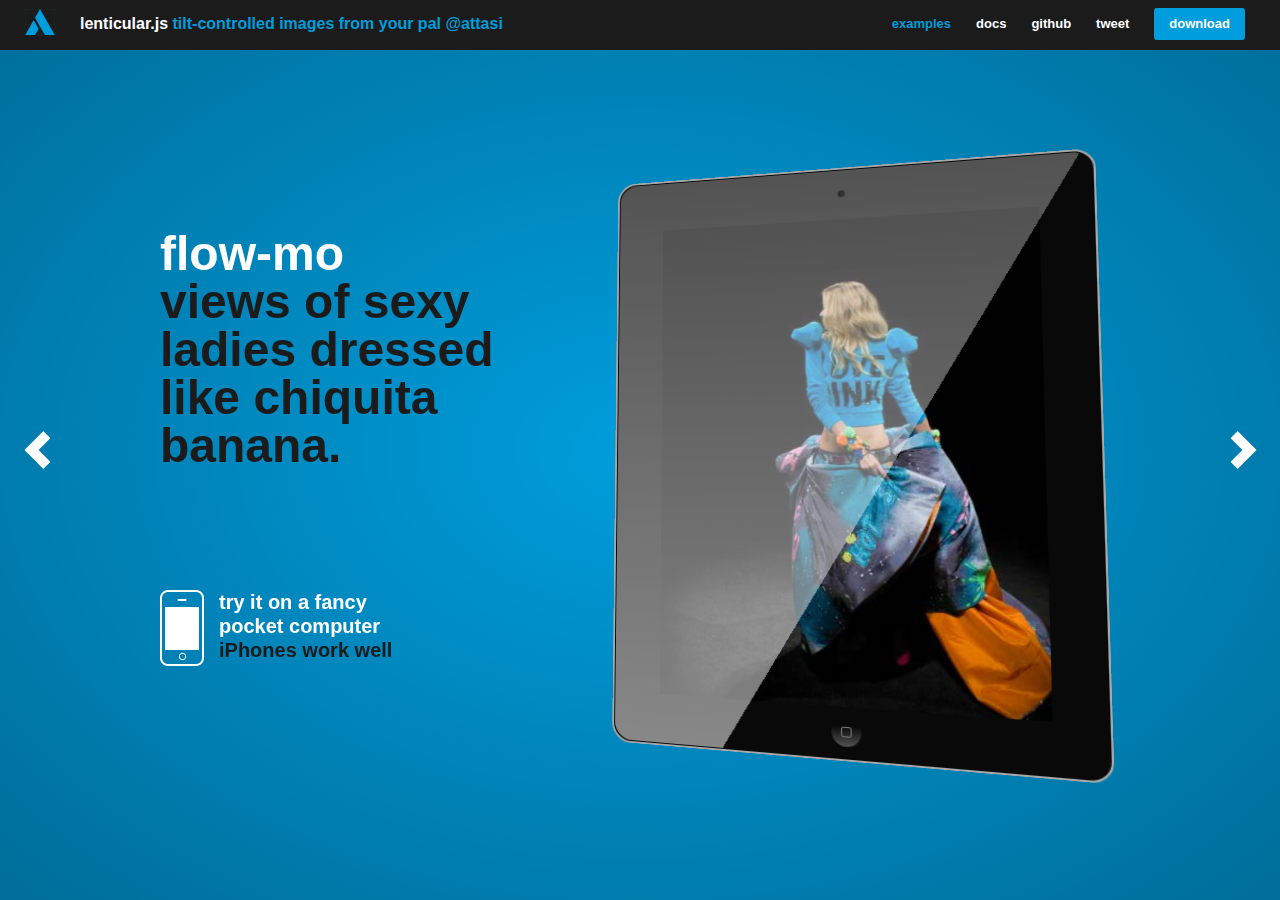
<file: index.html>
<!doctype html>
<html>
<head>
	<meta charset="utf-8">
	<script type="text/javascript" src="http://use.typekit.com/yoe8gdj.js"></script>
	<script type="text/javascript">try{Typekit.load();}catch(e){}</script>
	<meta name="viewport" content="width=device-width, initial-scale=1, maximum-scale=1">
	<meta name="apple-mobile-web-app-capable" content="yes">
	<meta name="apple-mobile-web-app-status-bar-style" content="black-translucent">
	<title>lenticular.js - tilt-controlled images</title>
	<link rel="stylesheet" href="css/reset.css">
	<link rel="stylesheet" href="css/base.css">
	<script src="js/jquery-1.8.0.min.js"></script>
	<script src="js/modernizr.js"></script>
	<script src="js/lenticular.min.js"></script>
	<script src="js/base.js"></script>
	<script type="text/javascript">
	  var _gaq = _gaq || [];
	  _gaq.push(['_setAccount', 'UA-12900000-9']);
	  _gaq.push(['_trackPageview']);

	  (function() {
	    var ga = document.createElement('script'); ga.type = 'text/javascript'; ga.async = true;
	    ga.src = ('https:' == document.location.protocol ? 'https://ssl' : 'http://www') + '.google-analytics.com/ga.js';
	    var s = document.getElementsByTagName('script')[0]; s.parentNode.insertBefore(ga, s);
	  })();
	</script>
</head>
<body>

<header>
	<div class="logo">
		<a href="http://attasi.com"></a>
	</div>
	<hgroup>
		<h1>lenticular.js</h1>
		<h2>tilt-controlled images from your pal <a href="http://twitter.com/attasi">@attasi</a></h2>
	</hgroup>
	<nav>
		<ul>
			<li><a href="/" class="current">examples</a></li>
			<li><a href="docs.html">docs</a></li>
			<li><a href="https://github.com/thomasxiii/lenticular.js">github</a></li>
			<li><a href="http://twitter.com/share?url=http%3A%2F%2Flenticular.attasi.com&related=attasi&text=lenticular.js%20-%20tilt-controlled%20images%20by%20@attasi" target="_blank">tweet</a></li>
			<li><a href="js/lenticular.min.js" class="download-btn">download</a></li>
		</ul>
	</nav>
</header>

<a href="#" class="previous"></a>
<a href="#" class="next"></a>

<article class="mobile-examples">
	<a href="#" class="victoria-link"></a>
	<a href="#" class="swanson-link"></a>
	<a href="#" class="lambo-link"></a>
</article>

<a href="#" class="mobile-close-btn"></a>
<article class="mobile-lenticular"></article>

<article class="example">
	<div class="description description-1">
		<h3>flow-mo</h3>
		<p>views of sexy ladies dressed like chiquita banana.<p>
	</div>
	<div class="description description-2">
		<h3>tilt-gifs</h3>
		<p>of the witty,<br>mustachioed elite.<p>
	</div>
	<div class="description description-3">
		<h3>spin-a-ma-jigs</h3>
		<p>of things you'll never own.<p>
	</div>
	<div class="qr qr-1">
		<div class="mini-phone">
			<!-- <img src="images/qr-victoria.png" class="qr-victoria" /> -->
		</div>
		<p><strong>try it on a fancy<br>pocket computer</strong><br>iPhones work well</p>
	</div>
	<div class="qr qr-2">
		<div class="mini-phone">
			<!-- <img src="images/qr-victoria.png" class="qr-victoria" /> -->
		</div>
		<p><strong>try it on a fancy<br>pocket computer</strong><br>iPhones work well</p>
	</div>
	<div class="qr qr-3">
		<div class="mini-phone">
			<!-- <img src="images/qr-victoria.png" class="qr-victoria" /> -->
		</div>
		<p><strong>try it on a fancy<br>pocket computer</strong><br>iPhones work well</p>
	</div>
	<div class="ipad">
		<div class="camera"></div>
		<div class="specular-wrapper">
			<div class="specular"></div>
		</div>
		<div class="ipad-content">
			<div class="lenticular swanson"></div>
			<div class="lenticular lambo"></div>
			<div class="lenticular victorias-secret"></div>
		</div>
		<button class="home-btn"></button>
	</div>
</article>

</body>
</html>
</file>
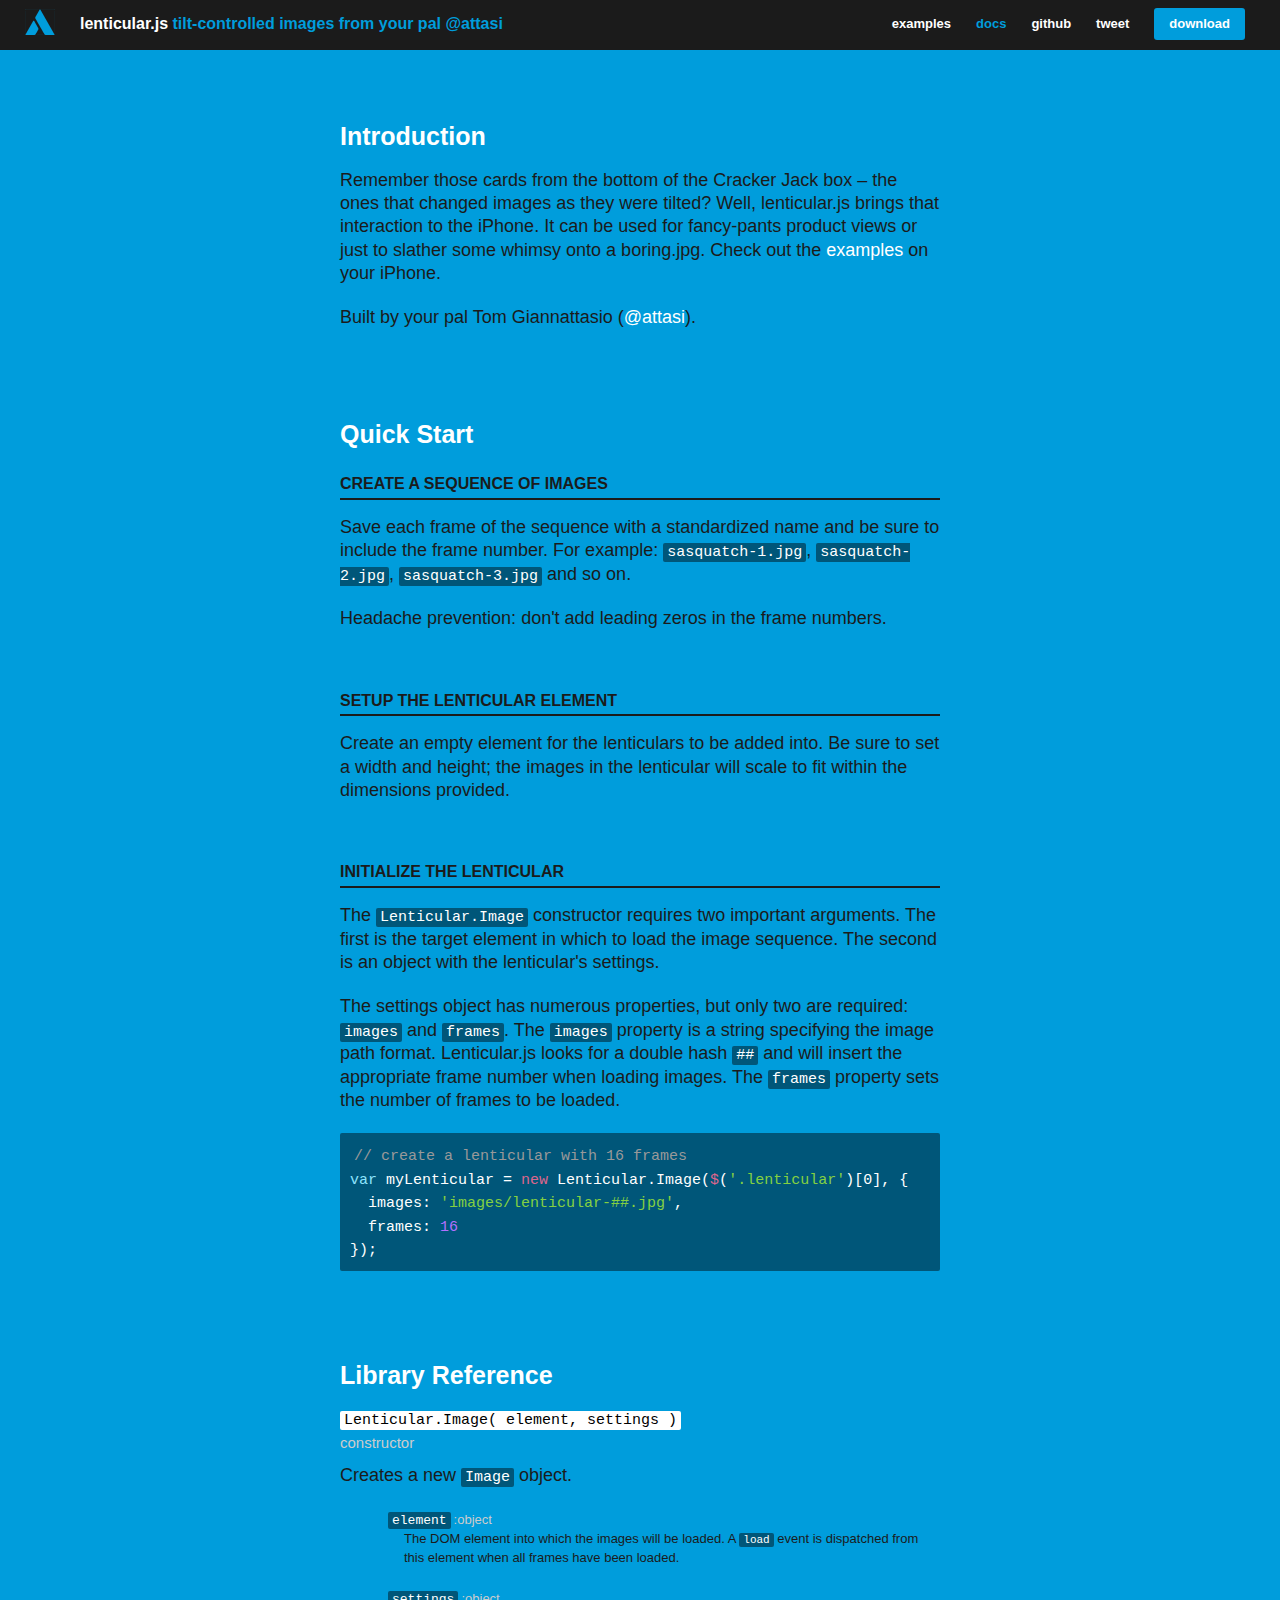
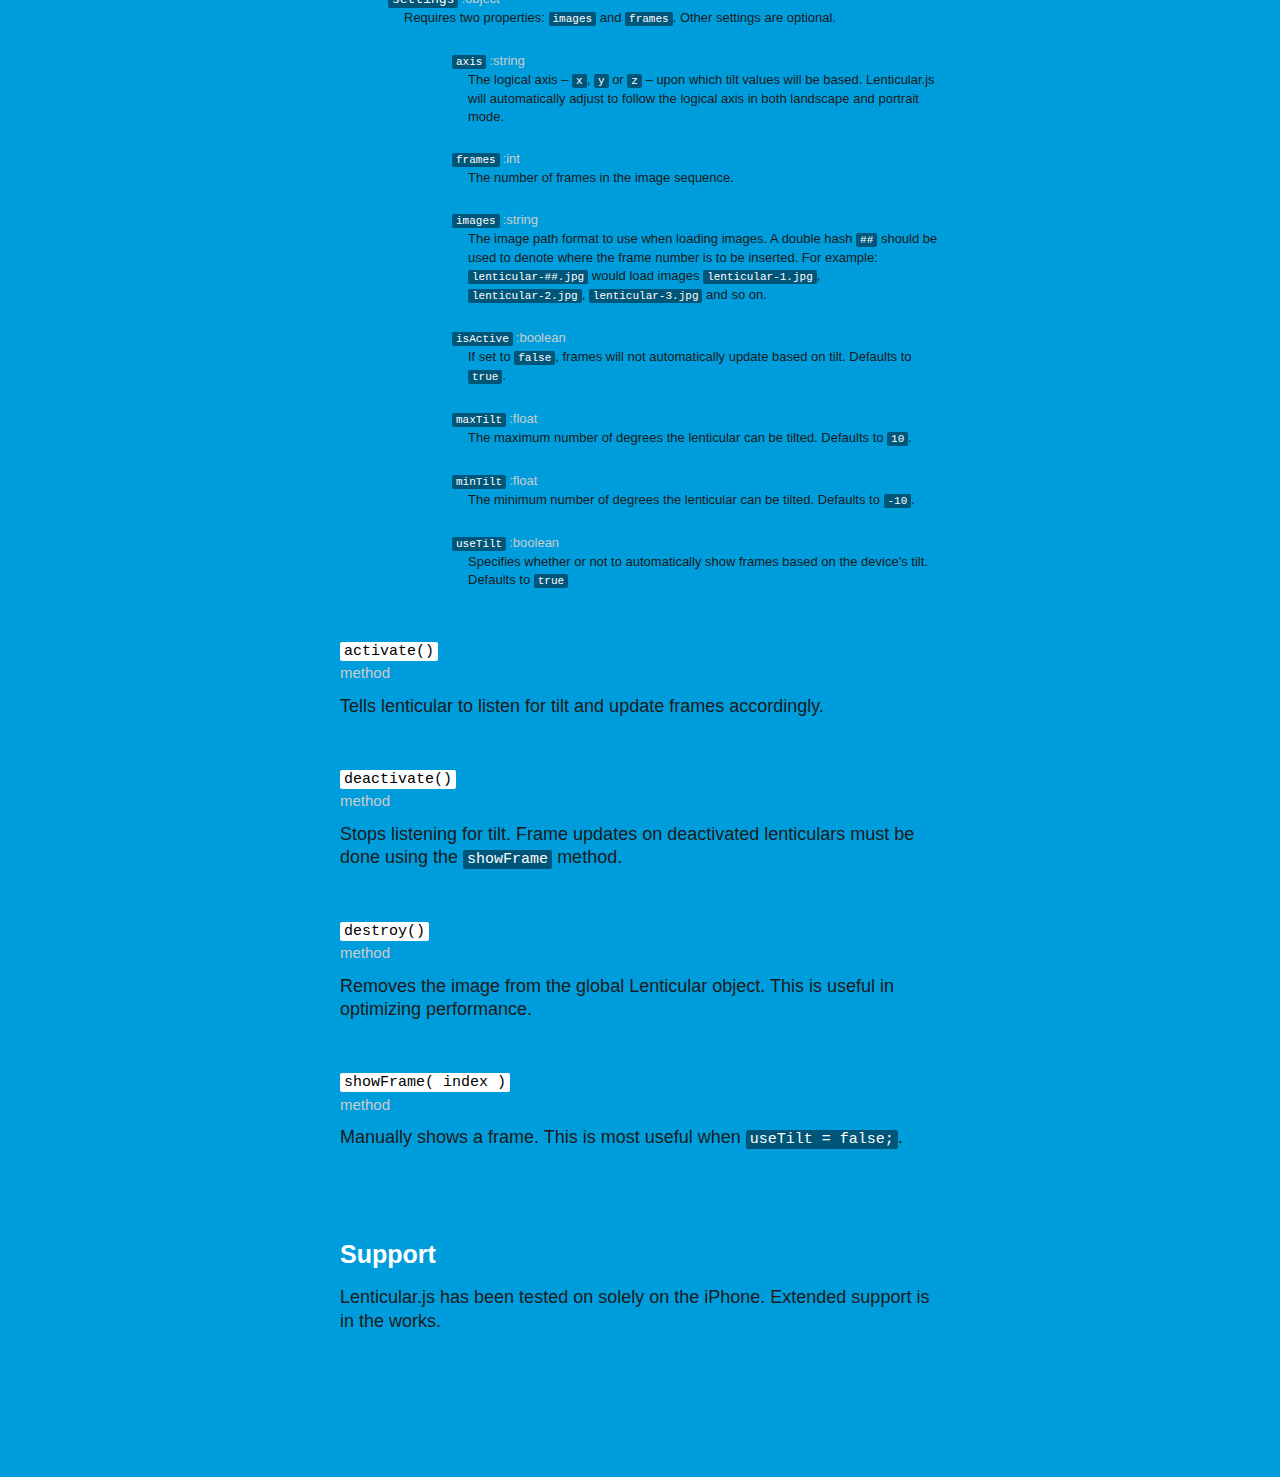
<file: docs.html>
<!doctype html>
<html>
<head>
	<meta charset="utf-8">
	<script type="text/javascript" src="http://use.typekit.com/yoe8gdj.js"></script>
	<script type="text/javascript">try{Typekit.load();}catch(e){}</script>
	<meta name="viewport" content="width=device-width, initial-scale=1, maximum-scale=1">
	<meta name="apple-mobile-web-app-capable" content="yes">
	<meta name="apple-mobile-web-app-status-bar-style" content="black-translucent">
	<title>lenticular.js - tilt-controlled images</title>
	<link rel="stylesheet" href="css/reset.css">
	<link rel="stylesheet" href="css/base.css">
	<script type="text/javascript">
	  var _gaq = _gaq || [];
	  _gaq.push(['_setAccount', 'UA-12900000-9']);
	  _gaq.push(['_trackPageview']);

	  (function() {
	    var ga = document.createElement('script'); ga.type = 'text/javascript'; ga.async = true;
	    ga.src = ('https:' == document.location.protocol ? 'https://ssl' : 'http://www') + '.google-analytics.com/ga.js';
	    var s = document.getElementsByTagName('script')[0]; s.parentNode.insertBefore(ga, s);
	  })();
	</script>
</head>
<body class="docs">

<header>
	<div class="logo">
		<a href="http://attasi.com"></a>
	</div>
	<hgroup>
		<h1>lenticular.js</h1>
		<h2>tilt-controlled images <span class="me">from your pal <a href="http://twitter.com/attasi">@attasi</a></span></h2>
	</hgroup>
	<nav>
		<ul>
			<li><a href="/">examples</a></li>
			<li><a href="docs.html" class="current">docs</a></li>
			<li><a href="https://github.com/thomasxiii/lenticular.js">github</a></li>
			<li><a href="http://twitter.com/share?url=http%3A%2F%2Flenticular.attasi.com&related=attasi&text=lenticular.js%20-%20tilt-controlled%20images%20by%20@attasi" target="_blank">tweet</a></li>
			<li><a href="js/lenticular.min.js" class="download-btn">download</a></li>
		</ul>
	</nav>
</header>

<article class="docs-wrapper">
	<section>
		<h3>Introduction</h3>
		<p>Remember those cards from the bottom of the Cracker Jack box – the ones that changed images as they were tilted? Well, lenticular.js brings that interaction to the iPhone. It can be used for fancy-pants product views or just to slather some whimsy onto a boring.jpg. Check out the <a href="/">examples</a> on your iPhone.</p>
		<p>Built by your pal Tom Giannattasio (<a href="http://twitter.com/attasi">@attasi</a>).</p>
	</section>
	<section>
		<h3>Quick Start</h3>
		<section>
			<h4>Create a sequence of images</h4>
			<p>Save each frame of the sequence with a standardized name and be sure to include the frame number. For example: <code>sasquatch-1.jpg</code>, <code>sasquatch-2.jpg</code>, <code>sasquatch-3.jpg</code> and so on.</p>
			<p>Headache prevention: don't add leading zeros in the frame numbers.</p>
		</section>
		<section>
			<h4>Setup the lenticular element</h4>
			<p>Create an empty element for the lenticulars to be added into. Be sure to set a width and height; the images in the lenticular will scale to fit within the dimensions provided.</p>
		</section>
		<section>
			<h4>Initialize the lenticular</h4>
			<p>The <code>Lenticular.Image</code> constructor requires two important arguments. The first is the target element in which to load the image sequence. The second is an object with the lenticular's settings.</p>
			<p>The settings object has numerous properties, but only two are required: <code>images</code> and <code>frames</code>. The <code>images</code> property is a string specifying the image path format. Lenticular.js looks for a double hash <code>##</code> and will insert the appropriate frame number when loading images. The <code>frames</code> property sets the number of frames to be loaded.</p>
<pre>
<code><span class="comment">// create a lenticular with 16 frames</span>
<span class="var">var</span> myLenticular = <span class="keyword">new</span> Lenticular.Image(<span class="keyword">$</span>(<span class="string">'.lenticular'</span>)[0], {
  images: <span class="string">'images/lenticular-##.jpg'</span>,
  frames: <span class="num">16</span>
});</code>
</pre>
		</section>
	</section>
	<section class="library">
		<h3>Library Reference</h3>
		<section>
			<dl>
				<dt><code>Lenticular.Image( element, settings )</code><br /><em>constructor</em></dt>
				<dd>
					<p>Creates a new <code>Image</code> object. </p>
					<dl class="property-list">
						<dt><code>element</code><em>:object</em></dt>
						<dd>
							<p>The DOM element into which the images will be loaded. A <code>load</code> event is dispatched from this element when all frames have been loaded.</p>
						</dd>

						<dt><code>settings</code><em>:object</em></dt>
						<dd>
							<p>Requires two properties: <code>images</code> and <code>frames</code>. Other settings are optional.</p>
							<dl class="property-list">
								<dt><code>axis</code><em>:string</em></dt>
								<dd>
									<p>The logical axis – <code>x</code>, <code>y</code> or <code>z</code> – upon which tilt values will be based. Lenticular.js will automatically adjust to follow the logical axis in both landscape and portrait mode.</p>
								</dd>

								<dt><code>frames</code><em>:int</em></dt>
								<dd>
									<p>The number of frames in the image sequence.</p>
								</dd>

								<dt><code>images</code><em>:string</em></dt>
								<dd>
									<p>The image path format to use when loading images. A double hash <code>##</code> should be used to denote where the frame number is to be inserted. For example: <code>lenticular-##.jpg</code> would load images <code>lenticular-1.jpg</code>, <code>lenticular-2.jpg</code>, <code>lenticular-3.jpg</code> and so on.</p>
								</dd>

								<dt><code>isActive</code><em>:boolean</em></dt>
								<dd>
									<p>If set to <code>false</code>, frames will not automatically update based on tilt. Defaults to <code>true</code>.</p>
								</dd>

								<dt><code>maxTilt</code><em>:float</em></dt>
								<dd>
									<p>The maximum number of degrees the lenticular can be tilted. Defaults to <code>10</code>.</p>
								</dd>

								<dt><code>minTilt</code><em>:float</em></dt>
								<dd>
									<p>The minimum number of degrees the lenticular can be tilted. Defaults to <code>-10</code>.</p>
								</dd>								

								<dt><code>useTilt</code><em>:boolean</em></dt>
								<dd>
									<p>Specifies whether or not to automatically show frames based on the device's tilt. Defaults to <code>true</code></p>
								</dd>
							</dl>
						</dd>
					</dl>
				</dd>

				<dt><code>activate()</code><br /><em>method</em></dt>
				<dd><p>Tells lenticular to listen for tilt and update frames accordingly.</p></dd>

				<dt><code>deactivate()</code><br /><em>method</em></dt>
				<dd><p>Stops listening for tilt. Frame updates on deactivated lenticulars must be done using the <code>showFrame</code> method.</p></dd>

				<dt><code>destroy()</code><br /><em>method</em></dt>
				<dd><p>Removes the image from the global Lenticular object. This is useful in optimizing performance.</p></dd>

				<dt><code>showFrame( index )</code><br /><em>method</em></dt>
				<dd><p>Manually shows a frame. This is most useful when <code>useTilt = false;</code>.</p></dd>
			</dl>
		</section>
	</section>
	<section>
		<h3>Support</h3>
		<p>Lenticular.js has been tested on solely on the iPhone. Extended support is in the works.</p>
	</section>
</article>

</body>
</html>
</file>
<file: css/base.css>
html, body {
	height: 100%;
	min-height: 800px;
}

body {
	min-width: 980px;
	background: -webkit-radial-gradient(rgba(0, 0, 0, 0), rgba(0, 0, 0, .3));
	background:    -moz-radial-gradient(rgba(0, 0, 0, 0), rgba(0, 0, 0, .3));
	background:     -ms-radial-gradient(rgba(0, 0, 0, 0), rgba(0, 0, 0, .3));
	background:      -o-radial-gradient(rgba(0, 0, 0, 0), rgba(0, 0, 0, .3));
	background:         radial-gradient(rgba(0, 0, 0, 0), rgba(0, 0, 0, .3));
	background-color: #009ddc;
	font-family: museo-sans-1, sans-serif;
	font-size: 18px;
	line-height: 1.3;
	color: #1b1b1b;
	-webkit-transition: background-color .5s;
	   -moz-transition: background-color .5s;
	    -ms-transition: background-color .5s;
	     -o-transition: background-color .5s;
	        transition: background-color .5s;
}

body.docs {
	background: #009ddc;
}

a {
	text-decoration: none;
}





/*------------------------------

	Header

-----------------------------*/

header {
	position: absolute;
	top: 0;
	left: 0;
	z-index: 99999;
	width: 100%;
	height: 50px;
	min-width: 980px;
	background-color: #1b1b1b;
	font-size: 16px;
	font-weight: bold;
	color: #fff;
}

.logo {
	float: left;
	margin: 9px 0 0 25px;
}

.logo a {
	display: block;
	width: 30px;
	height: 26px;
	background: url(../images/logo-2.png) no-repeat;
}

hgroup {
	float: left;
	margin: 14px 0 0 25px;
}

h1, h2 {
	display: inline;
	font-size: 16px;
}

h2 {
	color: #009ddc;
}

h2 a {
	color: #009ddc;
}

header nav {
	float: right;
	margin: 8px 35px 0 0;
}

header nav li {
	float: left;
	margin-left: 25px;
}

header nav a {
	display: block;
	font-size: 13px;
	line-height: 32px;
	color: #fff;
}

header nav a:hover {
	color: #ddd;
}

header nav a.current {
	color: #009ddc;
}

.download-btn {
	display: block;
	padding: 0 15px;
	border-radius: 3px;
	background: #009ddc;
	line-height: 32px;
	-webkit-transition: all .15s;
	   -moz-transition: all .15s;
	    -ms-transition: all .15s;
	     -o-transition: all .15s;
	        transition: all .15s;
}

.download-btn:hover {
	color: #fff;
	background: #007bba;
}





/*------------------------------

	Example Nav

------------------------------*/

.next,
.previous {
	-webkit-transition: all .25s;
	   -moz-transition: all .25s;
	    -ms-transition: all .25s;
	     -o-transition: all .25s;
	        transition: all .25s;
}

.next {
	position: fixed;
	top: 0;
	right: 0;
	z-index: 9999;
	width: 50px;
	height: 100%;
	background: url(../images/next-arrow.png) no-repeat 0 center;
}

.next:hover {
	background-position: 5px center;
}

.previous {
	position: fixed;
	top: 0;
	left: 0;
	z-index: 9999;
	width: 50px;
	height: 100%;
	background: url(../images/previous-arrow.png) no-repeat 24px center;
}

.previous:hover {
	background-position: 19px center;
}






/*------------------------------

	Examples

------------------------------*/

.description {
	position: absolute;
	top: 50%;
	left: 50%;
	width: 400px;
	font-size: 48px;
	font-weight: bold;
	line-height: 1;
	opacity: 0;
	-webkit-transition: opacity .5s .2s;
	   -moz-transition: opacity .5s .2s;
	    -ms-transition: opacity .5s .2s;
	     -o-transition: opacity .5s .2s;
	        transition: opacity .5s .2s;
}

.description h3 {
	color: #fff;
}

.description p {
	color: #1b1b1b;
}

.description-1 {
	margin-left: -480px;
	margin-top: -220px;
}

.description-2 {
	width: 450px;
	margin-left: 10px;
	margin-top: 120px;
	text-align: right;
}

.description-3 {
	width: 700px;
	margin-left: -480px;
	margin-top: 170px;
}

.lenticular img {
	width: 100%;
}

.example {
	position: absolute;
	top: 0;
	left: 0;
	width: 100%;
	height: 100%;
	min-height: 800px;
	-webkit-perspective: 600;
	   -moz-perspective: 600;
	    -ms-perspective: 600;
	     -o-perspective: 600;
	        perspective: 600;
	-webkit-transform-style: preserve-3d;
	   -moz-transform-style: preserve-3d;
	    -ms-transform-style: preserve-3d;
	     -o-transform-style: preserve-3d;
	        transform-style: preserve-3d;
}

.qr {
	position: absolute;
	top: 50%;
	left: 50%;
	opacity: 0;
	-webkit-transition: opacity .5s .2s;
	   -moz-transition: opacity .5s .2s;
	    -ms-transition: opacity .5s .2s;
	     -o-transition: opacity .5s .2s;
	        transition: opacity .5s .2s;
}

.qr-1 {
	margin-top: 140px;
	margin-left: -480px;
}

.qr-2 {
	margin-top: -260px;
	margin-left: 210px;
}

.qr-2 .mini-phone {
	float: right;
}

.qr-2 p {
	margin-right: 15px;
}

.qr-3 {
	margin-top: -260px;
	margin-left: -480px;
}

.mini-phone {
	float: left;
	width: 44px;
	height: 76px;
	background: url(../images/mini-phone.png) no-repeat;
}

.qr p {
	float: left;
	margin-left: 15px;
	font-size: 20px;
	line-height: 1.2;
	font-weight: bold;
	color: #1b1b1b;
}

.qr p strong {
	color: #fff;
}

.victorias-secret,
.swanson,
.lambo {
	-webkit-transition: opacity .5s;
	   -moz-transition: opacity .5s;
	    -ms-transition: opacity .5s;
	     -o-transition: opacity .5s;
	        transition: opacity .5s;
}

.victorias-secret {
	position: absolute;
	top: 0;
	left: 0;
	width: 390px;
	height: 591px;
}

.lambo {
	position: absolute;
	top: 0;
	left: 0;
	width: 488px;
	height: 367px;
	background: #fff;
	opacity: 0;
	-webkit-transform-origin: top left;
	   -moz-transform-origin: top left;
	    -ms-transform-origin: top left;
	     -o-transform-origin: top left;
	        transform-origin: top left;
	-webkit-transform: rotate(-90deg) translateX(-488px);
	   -moz-transform: rotate(-90deg) translateX(-488px);
	    -ms-transform: rotate(-90deg) translateX(-488px);
	     -o-transform: rotate(-90deg) translateX(-488px);
	        transform: rotate(-90deg) translateX(-488px);
}

.swanson {
	position: absolute;
	top: 0;
	left: 0;
	width: 648px;
	height: 367px;
	margin-top: -70px;
	opacity: 0;
	-webkit-transform-origin: top left;
	   -moz-transform-origin: top left;
	    -ms-transform-origin: top left;
	     -o-transform-origin: top left;
	        transform-origin: top left;
	-webkit-transform: rotate(90deg) translateY(-370px);
	   -moz-transform: rotate(90deg) translateY(-370px);
	    -ms-transform: rotate(90deg) translateY(-370px);
	     -o-transform: rotate(90deg) translateY(-370px);
	        transform: rotate(90deg) translateY(-370px);
}

.lambo .lenticular-set img {
	margin-top: 100px;
}

.example .ipad {
	position: absolute;
	top: 50%;
	left: 50%;
	z-index: 1000;
	width: 463px;
	height: 590px;
	margin-left: -230px;
	margin-top: -290px;
	background: #090909;
	border-radius: 20px;
	overflow: hidden;
	border: 2px solid #a5a7a9;
	-webkit-transform: translateX(200px);
	   -moz-transform: translateX(200px);
	    -ms-transform: translateX(200px);
	     -o-transform: translateX(200px);
	        transform: translateX(200px);
}

.example .ipad-content {
	position: relative;;
	margin: 52px 48px;
	width: 367px;
	height: 488px;
	overflow: hidden;
}

.ipad .specular-wrapper {
	position: absolute;
	top: 1px;
	left: 1px;
	z-index: 100;
	width: 461px;
	height: 588px;
	overflow: hidden;
	-webkit-mask: url(../images/ipad-mask.svg);
	   -moz-mask: url(../images/ipad-mask.svg);
	    -ms-mask: url(../images/ipad-mask.svg);
	     -o-mask: url(../images/ipad-mask.svg);
	        mask: url(../images/ipad-mask.svg);
}

.ipad .specular {
	position: absolute;
	top: 50%;
	left: 50%;
	margin-left: -1200px;
	margin-top: -600px;
	width: 1200px;
	height: 1200px;
	background: -webkit-linear-gradient(left, rgba(255, 255, 255, .6), rgba(255, 255, 255, .6)) no-repeat;
	background:     -moz-linear-gradient(left, rgba(255, 255, 255, .6), rgba(255, 255, 255, .6)) no-repeat;
	background:      -ms-linear-gradient(left, rgba(255, 255, 255, .6), rgba(255, 255, 255, .6)) no-repeat;
	background:       -o-linear-gradient(left, rgba(255, 255, 255, .6), rgba(255, 255, 255, .6)) no-repeat;
	background:          linear-gradient(left, rgba(255, 255, 255, .6), rgba(255, 255, 255, .6)) no-repeat;
	-webkit-transform-origin: right center;
	   -moz-transform-origin: right center;
	    -ms-transform-origin: right center;
	     -o-transform-origin: right center;
	        transform-origin: right center;
	-webkit-transform: rotate(30deg) translate3d(0, 0, 0);
	   -moz-transform: rotate(30deg) translate3d(0, 0, 0);
	    -ms-transform: rotate(30deg) translate3d(0, 0, 0);
	     -o-transform: rotate(30deg) translate3d(0, 0, 0);
	        transform: rotate(30deg) translate3d(0, 0, 0);
	-webkit-mask: -webkit-linear-gradient(-30deg, rgba(0, 0, 0, 1), rgba(0, 0, 0, 0));
	   -moz-mask:    -moz-linear-gradient(-30deg, rgba(0, 0, 0, 1), rgba(0, 0, 0, 0));
	    -ms-mask:     -ms-linear-gradient(-30deg, rgba(0, 0, 0, 1), rgba(0, 0, 0, 0));
	     -o-mask:      -o-linear-gradient(-30deg, rgba(0, 0, 0, 1), rgba(0, 0, 0, 0));
	        mask:         linear-gradient(-30deg, rgba(0, 0, 0, 1), rgba(0, 0, 0, 0));
}

.home-btn {
	position: absolute;
	top: 550px;
	left: 50%;
	width: 28px;
	height: 28px;
	margin-left: -14px;
	border: none;
	border-radius: 40px;
	background: -webkit-linear-gradient(top, transparent 30%, rgba(255, 255, 255, .3)) #090909;
	background:    -moz-linear-gradient(top, transparent 30%, rgba(255, 255, 255, .3)) #090909;
	background:     -ms-linear-gradient(top, transparent 30%, rgba(255, 255, 255, .3)) #090909;
	background:      -o-linear-gradient(top, transparent 30%, rgba(255, 255, 255, .3)) #090909;
	background:         linear-gradient(top, transparent 30%, rgba(255, 255, 255, .3)) #090909;
}

.home-btn:before {
	content: '';
	position: absolute;
	top: 9px;
	left: 9px;
	width: 8px;
	height: 8px;
	border: 1px solid #76787d;
	border-radius: 2px;
}

.ipad .camera {
	position: absolute;
	top: 22px;
	left: 50%;
	z-index: 200;
	width: 7px;
	height: 7px;
	margin-left: -4px;
	border-radius: 6px;
	background: rgba(0, 0, 0, .3);
	-webkit-box-shadow: 2px 2px 5px rgba(0, 0, 0, .3) inset;
	   -moz-box-shadow: 2px 2px 5px rgba(0, 0, 0, .3) inset;
	    -ms-box-shadow: 2px 2px 5px rgba(0, 0, 0, .3) inset;
	     -o-box-shadow: 2px 2px 5px rgba(0, 0, 0, .3) inset;
	        box-shadow: 2px 2px 5px rgba(0, 0, 0, .3) inset;
}





.mobile-examples {
	display: none;
	height: 300px;
	margin-top: 50px;
}

.mobile-examples a {
	display: block;
	position: absolute;
	top: 50%;
	left: 50%;
	width: 130px;
	height: 130px;
	margin-left: -65px;
	margin-top: -65px;
	border-radius: 75px;
	background-color: #000;
}

.mobile-examples .victoria-link {
	background: url(../images/victoria-preview.jpg) no-repeat;
	background-size: 100% 100%;
	-webkit-transform: translate3d(-150px, 50px, 0);
	   -moz-transform: translate3d(-150px, 50px, 0);
	    -ms-transform: translate3d(-150px, 50px, 0);
	     -o-transform: translate3d(-150px, 50px, 0);
	        transform: translate3d(-150px, 50px, 0);
}

.mobile-examples .swanson-link {
	background: url(../images/swanson-preview.jpg) no-repeat;
	background-size: 100% 100%;
	-webkit-transform: translate3d(150px, 50px, 0);
	   -moz-transform: translate3d(150px, 50px, 0);
	    -ms-transform: translate3d(150px, 50px, 0);
	     -o-transform: translate3d(150px, 50px, 0);
	        transform: translate3d(150px, 50px, 0);
}

.mobile-examples .lambo-link {
	background: url(../images/lambo-preview.jpg) no-repeat;
	background-size: 100% 100%;
	-webkit-transform: translate3d(0, 50px, 0);
	   -moz-transform: translate3d(0, 50px, 0);
	    -ms-transform: translate3d(0, 50px, 0);
	     -o-transform: translate3d(0, 50px, 0);
	        transform: translate3d(0, 50px, 0);
}

.is-portrait .mobile-examples .victoria-link {
	background: url(../images/victoria-preview.jpg) no-repeat;
	background-size: 100% 100%;
	-webkit-transform: translate3d(-75px, -10px, 0);
	   -moz-transform: translate3d(-75px, -10px, 0);
	    -ms-transform: translate3d(-75px, -10px, 0);
	     -o-transform: translate3d(-75px, -10px, 0);
	        transform: translate3d(-75px, -10px, 0);
}

.is-portrait .mobile-examples .swanson-link {
	background: url(../images/swanson-preview.jpg) no-repeat;
	background-size: 100% 100%;
	-webkit-transform: translate3d(75px, -10px, 0);
	   -moz-transform: translate3d(75px, -10px, 0);
	    -ms-transform: translate3d(75px, -10px, 0);
	     -o-transform: translate3d(75px, -10px, 0);
	        transform: translate3d(75px, -10px, 0);
}

.is-portrait .mobile-examples .lambo-link {
	background: url(../images/lambo-preview.jpg) no-repeat;
	background-size: 100% 100%;
	-webkit-transform: translate3d(0, 115px, 0);
	   -moz-transform: translate3d(0, 115px, 0);
	    -ms-transform: translate3d(0, 115px, 0);
	     -o-transform: translate3d(0, 115px, 0);
	        transform: translate3d(0, 115px, 0);
}

.mobile-lenticular {
	display: none;
	position: absolute;
	top: 0;
	left: 0;
	z-index: 9999;
	width: 100%;
	height: 100%;
	background: #000;
}

.lenticular-wrapper {
	width: 100%;
	height: 100%;
}

.is-landscape .victoria-lenticular-wrapper {
	margin-left: 140px;
}

.is-landscape .lambo-lenticular-wrapper {
	margin-top: 50px;
}

.is-portrait .lambo-lenticular-wrapper {
	margin-top: 130px;
}

.is-portrait .swanson-lenticular-wrapper {
	margin-top: 100px;
}

.mobile-lenticular img {
	margin: auto;
}

.mobile-close-btn {
	display: none;
	position: absolute;
	top: 10px;
	right: 10px;
	z-index: 99999;
	width: 32px;
	height: 32px;
	border-radius: 32px;
	background: url(../images/close-icon.png) center #fff;
	background-size: 100% 100%;
	font-size: 24px;
	font-weight: bold;
	line-height: 27px;
	color: #1b1b1b;
	text-align: center;
}





/*---------------------------------

	Docs

---------------------------------*/

.docs-wrapper {
	width: 600px;
	margin: 120px auto;
	padding-bottom: 60px;
}

.docs-wrapper a {
	color: #fff;
}

.docs-wrapper > section {
	margin-bottom: 88px;
}

.docs-wrapper > section > section {
	margin-bottom: 60px;
}

.docs-wrapper p + p {
	margin-top: 1.3rem;
}

.docs-wrapper h3 {
	margin-bottom: 16px;
	font-weight: 900;
	font-size: 25px;
	color: #fff;
}

.docs-wrapper h4 {
	margin: 24px 0 16px;
	padding-bottom: 3px;
	font-weight: 900;
	font-size: 16px;
	text-transform: uppercase;
	border-bottom: 2px solid #1b1b1b;
}

pre {
	margin: 1.3rem 0;
	padding: 10px;
	border-radius: 2px;
	background: rgba(0, 0, 0, .45);
}

pre .comment {
	color: #999;
}

pre .var {
	color: #8de3fc;
}

pre .keyword {
	color: #dd668d;
}

pre .num,
pre .boolean {
	color: #b370ff;
}

pre .string {
	color: #84d041;
}

code {
	padding: 1px 4px;
	border-radius: 2px;
	font-family: Monaco, monospace;
	font-size: 15px;
	color: #fff;
	background: rgba(0, 0, 0, .45);
}

pre code {
	background: none;
}

dt {
	margin-bottom: 10px;
}

dt code {
	font-size: 15px;
}

dt em {
	font-size: 15px;
	color: #ccc;
}

dd {
	margin-bottom: 48px;
}

.library dt code {
	background: #fff;
	color: #000;
}

.property-list {
	margin: 24px 0 0 48px;
	font-size: 13px;
}

.property-list dd {
	margin: 0 0 24px 16px;
	line-height: 18px;
}

.property-list dt {
	clear: both;
	margin: 0 16px 0 0;
}

.property-list dt em {
	font-size: 13px;
}

.property-list dt code {
	margin-right: 3px;
	background: rgba(0, 0, 0, .45);
	font-size: 13px;
	color: #fff;
}

.property-list dd code {
	font-size: 11px;
	white-space: nowrap;
}





/*---------------------------------

	Media Queries

---------------------------------*/

@media only screen and (max-device-width: 480px) {
	html, body {
		min-width: 0;
		min-height: 0;
		overflow: hidden;
	}

	.is-landscape {
		width: 480px;
		height: 280px;
	}

	.is-portrait {
		width: 320px;
		height: 440px;
	}

	.is-landscape .mobile-lenticular {
		width: 100%;
		height: 280px;
	}

	.is-portrait .mobile-lenticular {
		width: 100%;
		height: 440px;
	}

	hgroup {
		float: none;
		margin: 14px 0 0 0;
		text-align: center;
	}

	header {
		min-width: 0;
	}

	header nav {
		display: none;
	}

	.logo,
	.example,
	.next,
	.previous {
		display: none;
	}

	.mobile-examples {
		display: block;
	}
}
</file>
